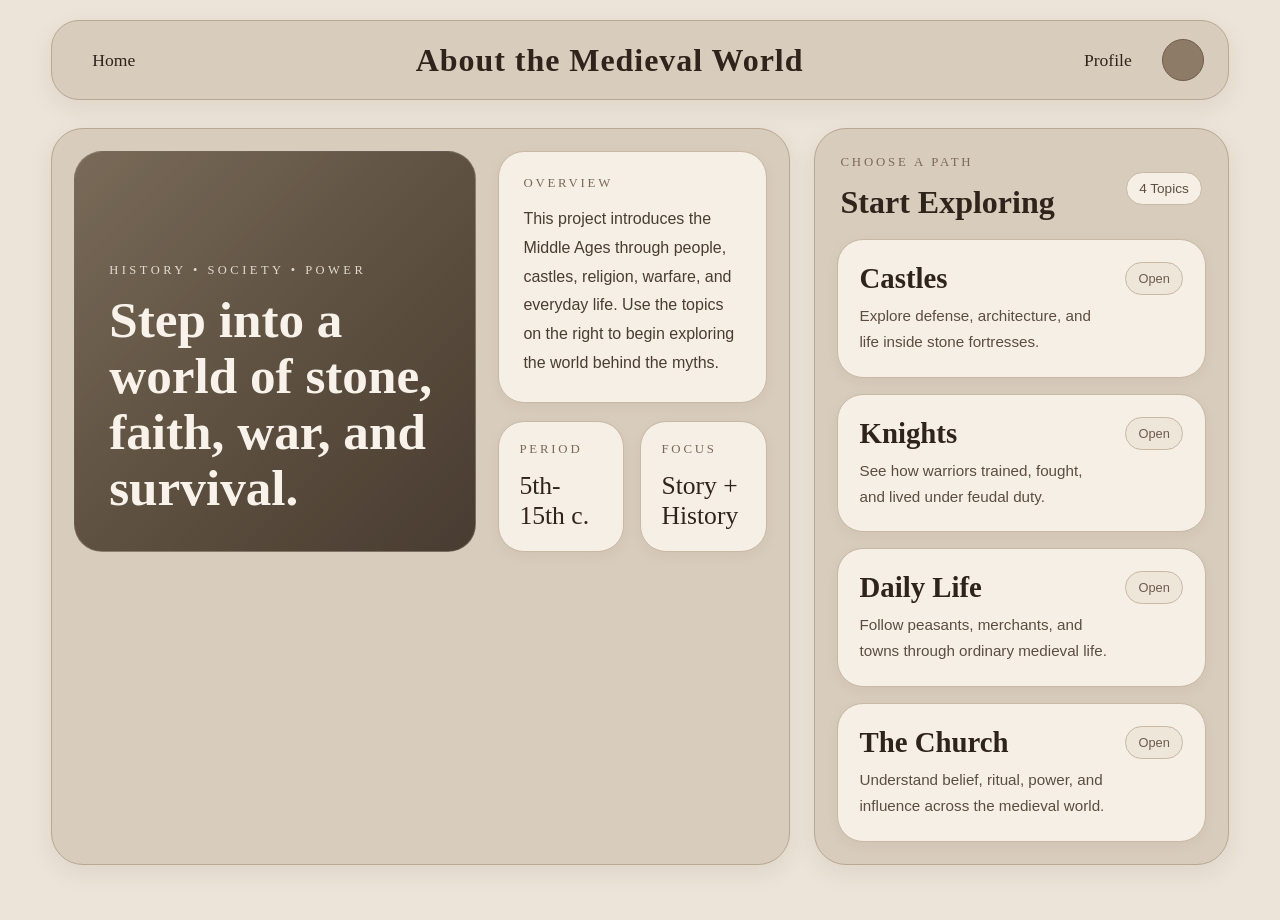
<file: index.html>
<!DOCTYPE html>
<html lang="en">
<head>
  <meta charset="UTF-8" />
  <meta name="viewport" content="width=device-width, initial-scale=1.0" />
  <title>About the Medieval World</title>
  <style>
    * {
      box-sizing: border-box;
      margin: 0;
      padding: 0;
    }

    body {
      font-family: Georgia, "Times New Roman", serif;
      background: #ece4d8;
      color: #2f241c;
      min-height: 100vh;
    }

    a {
      text-decoration: none;
      color: inherit;
    }

    .container {
      width: min(1200px, 92%);
      margin: 0 auto;
    }

    .navbar {
      margin-top: 20px;
      background: #d8ccbc;
      border: 1px solid #b8a792;
      border-radius: 28px;
      display: flex;
      justify-content: space-between;
      align-items: center;
      padding: 18px 24px;
      box-shadow: 0 8px 24px rgba(60, 40, 20, 0.08);
    }

    .nav-left,
    .nav-center,
    .nav-right {
      display: flex;
      align-items: center;
      gap: 14px;
    }

    .nav-link {
      font-size: 1.1rem;
      padding: 10px 16px;
      border-radius: 16px;
      transition: 0.25s ease;
    }

    .nav-link:hover {
      background: rgba(255, 248, 240, 0.5);
    }

    .nav-title {
      font-size: 2rem;
      letter-spacing: 0.03em;
      text-align: center;
    }

    .profile-circle {
      width: 42px;
      height: 42px;
      border-radius: 50%;
      background: #8d7b67;
      border: 1px solid #6e5e4d;
    }

    main {
      margin-top: 28px;
      margin-bottom: 40px;
      display: grid;
      grid-template-columns: 1.6fr 0.9fr;
      gap: 24px;
    }

    .main-card,
    .side-card {
      background: #d8ccbc;
      border: 1px solid #b8a792;
      border-radius: 32px;
      padding: 22px;
      box-shadow: 0 8px 24px rgba(60, 40, 20, 0.08);
    }

    .main-grid {
      display: grid;
      grid-template-columns: 1.2fr 0.8fr;
      gap: 22px;
      align-items: stretch;
    }

    .hero-box {
      min-height: 360px;
      border-radius: 28px;
      padding: 34px;
      background:
        linear-gradient(rgba(40, 28, 20, 0.18), rgba(40, 28, 20, 0.18)),
        linear-gradient(135deg, #8b7b67 0%, #6b5d4b 50%, #4f4337 100%);
      color: #f8f2ea;
      display: flex;
      flex-direction: column;
      justify-content: flex-end;
      border: 1px solid rgba(255, 255, 255, 0.15);
    }

    .hero-label {
      font-size: 0.78rem;
      text-transform: uppercase;
      letter-spacing: 0.28em;
      opacity: 0.85;
      margin-bottom: 14px;
    }

    .hero-title {
      font-size: clamp(2rem, 4vw, 3.5rem);
      line-height: 1.1;
      max-width: 640px;
    }

    .info-column {
      display: flex;
      flex-direction: column;
      gap: 18px;
    }

    .info-box,
    .small-box,
    .topic-card {
      background: #f5efe6;
      border: 1px solid #c8b8a4;
      border-radius: 26px;
      box-shadow: 0 4px 14px rgba(60, 40, 20, 0.05);
    }

    .info-box {
      padding: 24px;
      flex: 1;
    }

    .section-label {
      font-size: 0.8rem;
      text-transform: uppercase;
      letter-spacing: 0.22em;
      color: #7b6958;
      margin-bottom: 14px;
    }

    .info-text {
      font-family: Arial, Helvetica, sans-serif;
      font-size: 1rem;
      line-height: 1.8;
      color: #4a3c31;
    }

    .small-grid {
      display: grid;
      grid-template-columns: repeat(2, 1fr);
      gap: 16px;
    }

    .small-box {
      padding: 20px;
    }

    .small-box strong {
      display: block;
      margin-top: 10px;
      font-size: 1.6rem;
      font-weight: normal;
    }

    .side-header {
      display: flex;
      justify-content: space-between;
      align-items: center;
      gap: 12px;
      margin-bottom: 18px;
      padding: 4px 4px 0;
    }

    .side-title {
      font-size: 2rem;
    }

    .topic-count {
      font-family: Arial, Helvetica, sans-serif;
      font-size: 0.85rem;
      padding: 8px 12px;
      border-radius: 999px;
      background: #f5efe6;
      border: 1px solid #c8b8a4;
      color: #5d4e41;
      white-space: nowrap;
    }

    .topics {
      display: flex;
      flex-direction: column;
      gap: 16px;
    }

    .topic-card {
      padding: 22px;
      transition: 0.25s ease;
    }

    .topic-card:hover {
      transform: translateY(-4px);
      background: #fcf8f2;
    }

    .topic-top {
      display: flex;
      justify-content: space-between;
      align-items: flex-start;
      gap: 14px;
    }

    .topic-name {
      font-size: 1.8rem;
      margin-bottom: 8px;
    }

    .topic-desc {
      font-family: Arial, Helvetica, sans-serif;
      font-size: 0.95rem;
      line-height: 1.7;
      color: #5c4d40;
    }

    .open-badge {
      font-family: Arial, Helvetica, sans-serif;
      font-size: 0.8rem;
      padding: 8px 12px;
      border-radius: 999px;
      border: 1px solid #c8b8a4;
      color: #6d5c4d;
      background: #efe6da;
      flex-shrink: 0;
    }

    @media (max-width: 980px) {
      main,
      .main-grid {
        grid-template-columns: 1fr;
      }
    }

    @media (max-width: 720px) {
      .navbar {
        flex-direction: column;
        gap: 16px;
        text-align: center;
      }

      .nav-title {
        font-size: 1.6rem;
      }

      .small-grid {
        grid-template-columns: 1fr;
      }

      .topic-top {
        flex-direction: column;
      }
    }
  </style>
</head>
<body>
  <div class="container">
    <nav class="navbar">
      <div class="nav-left">
        <a href="#" class="nav-link">Home</a>
      </div>

      <div class="nav-center">
        <h1 class="nav-title">About the Medieval World</h1>
      </div>

      <div class="nav-right">
        <a href="#" class="nav-link">Profile</a>
        <div class="profile-circle"></div>
      </div>
    </nav>

    <main>
      <section class="main-card">
        <div class="main-grid">
          <div class="hero-box">
            <p class="hero-label">History • Society • Power</p>
            <h2 class="hero-title">Step into a world of stone, faith, war, and survival.</h2>
          </div>

          <div class="info-column">
            <div class="info-box">
              <p class="section-label">Overview</p>
              <p class="info-text">
                This project introduces the Middle Ages through people, castles, religion,
                warfare, and everyday life. Use the topics on the right to begin exploring
                the world behind the myths.
              </p>
            </div>

            <div class="small-grid">
              <div class="small-box">
                <p class="section-label">Period</p>
                <strong>5th-15th c.</strong>
              </div>
              <div class="small-box">
                <p class="section-label">Focus</p>
                <strong>Story + History</strong>
              </div>
            </div>
          </div>
        </div>
      </section>

      <aside class="side-card">
        <div class="side-header">
          <div>
            <p class="section-label">Choose a Path</p>
            <h3 class="side-title">Start Exploring</h3>
          </div>
          <span class="topic-count">4 Topics</span>
        </div>

        <div class="topics">
          <a href="#" class="topic-card">
            <div class="topic-top">
              <div>
                <h4 class="topic-name">Castles</h4>
                <p class="topic-desc">
                  Explore defense, architecture, and life inside stone fortresses.
                </p>
              </div>
              <span class="open-badge">Open</span>
            </div>
          </a>

          <a href="#" class="topic-card">
            <div class="topic-top">
              <div>
                <h4 class="topic-name">Knights</h4>
                <p class="topic-desc">
                  See how warriors trained, fought, and lived under feudal duty.
                </p>
              </div>
              <span class="open-badge">Open</span>
            </div>
          </a>

          <a href="#" class="topic-card">
            <div class="topic-top">
              <div>
                <h4 class="topic-name">Daily Life</h4>
                <p class="topic-desc">
                  Follow peasants, merchants, and towns through ordinary medieval life.
                </p>
              </div>
              <span class="open-badge">Open</span>
            </div>
          </a>

          <a href="#" class="topic-card">
            <div class="topic-top">
              <div>
                <h4 class="topic-name">The Church</h4>
                <p class="topic-desc">
                  Understand belief, ritual, power, and influence across the medieval world.
                </p>
              </div>
              <span class="open-badge">Open</span>
            </div>
          </a>
        </div>
      </aside>
    </main>
  </div>
</body>
</html>



    </body>
</html>
</file>
